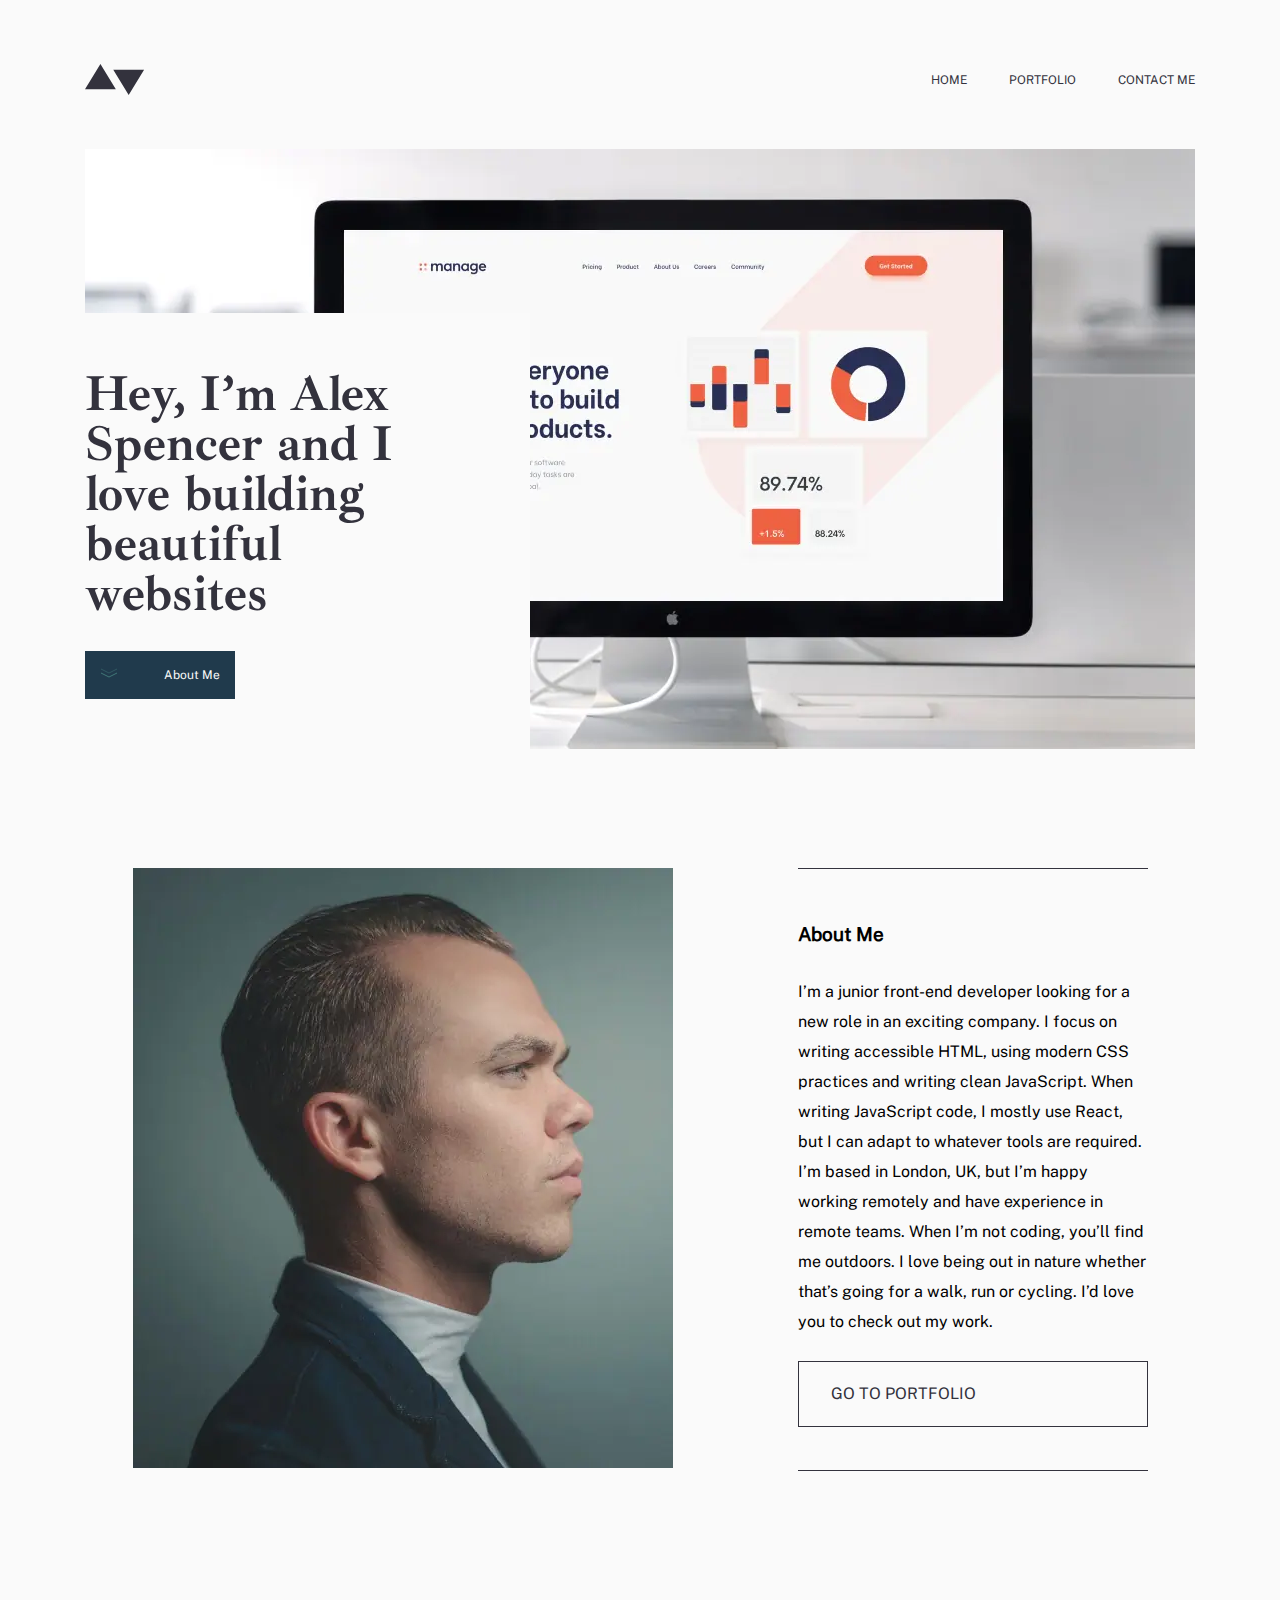
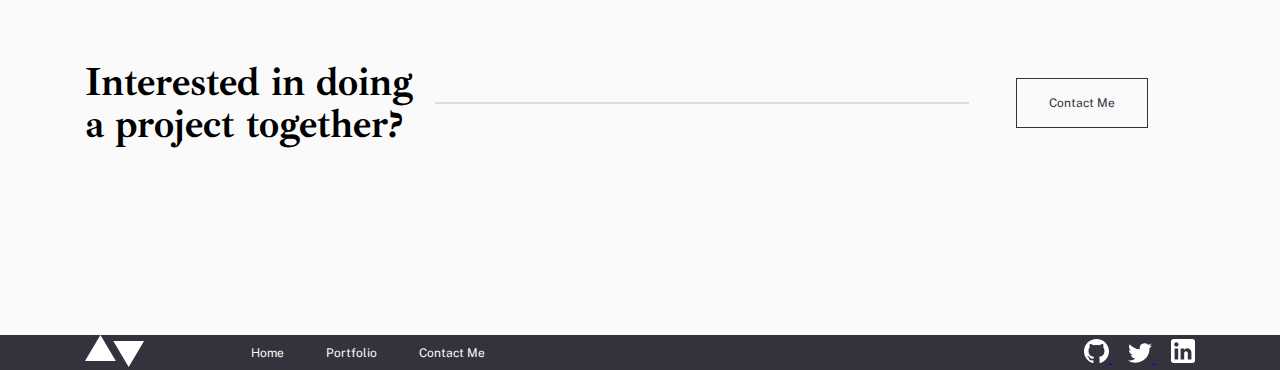
<file: index.html>
<!DOCTYPE html>
<html lang="en">

<head>
  <meta charset="UTF-8">
  <meta http-equiv="X-UA-Compatible" content="IE=edge">
  <meta name="viewport" content="width=device-width, initial-scale=1.0">
  <title>imtixon</title>
  <link rel="stylesheet" href="css/main.css">
</head>

<body>
  <!-- SITE-HEADER -->
  <header class="site-header">
    <div class="site-header__content container">
      <a class="site-header__logo" href="#">
        <img class="site-header__logo-img" src="img/Combined.blac.svg" srcset="img/Combined.blac@2x.svg" alt="logo"
          width="60" height="32">
      </a>
      <nav class="site-nav">
        <ul class="site-nav__list">
          <li class="site-nav__list-item">
            <a class="site-nav__item-link" href="#">
              Home
            </a></li>
          <li class="site-nav__list-item">
            <a class="site-nav__item-link" href="#">
              Portfolio
            </a></li>
          <li class="site-nav__list-item">
            <a class="site-nav__item-link" href="#">
              Contact Me
            </a></li>
        </ul>
      </nav>
      <button class="site-header__nav-toggler nav-toggler js-nav-toggler">
        <span class="nav-toggler__line nav-toggler__line--up">

        </span>
        <span class="nav-toggler__line nav-toggler--center">

        </span>
        <span class="nav-toggler__line nav-toggler__line--down">

        </span>
      </button>
    </div>
  </header>
  <main class="site-main">
    <section class="section-desc container">
      <picture>
        <source srcset="img/mobilni1x.jpg" media="(max-width: 500px)">
        <source srcset="img/tablet1x.jpg" media="(max-width: 800px)">
        <source srcset="img/mobilni1x.webp" media="(max-width: 500px)">
        <source srcset="img/tablet1x.webp" media="(max-width: 800px)">
        <source srcset="img/brings.webp">
        <img class="section-desc__img" src="img/brings.jpg" srcset="img/brings@2x.jpg" alt="brings" width="1110"
          height="500">
      </picture>
      <h1 class="visually-hidden">
        Heading
      </h1>
      <div class="section-desc__item">
        <h2 class="section-desc__text">Hey, I’m Alex Spencer and I love building beautiful websites
        </h2>
        <a class="section-desc__link" href="#About">
          <svg width="18" height="14" viewBox="0 0 18 14" fill="none" xmlns="http://www.w3.org/2000/svg">
            <g id="Group3">
              <path id="Path6  d=" M1 9L9 13L17 9" stroke="#5FB4A2" />
              <path id="Path6Copy" opacity="0.5" d="M1 5L9 9L17 5" stroke="#5FB4A2" />
              <path id="Path6Copy 2" opacity="0.25" d="M1 1L9 5L17 1" stroke="#5FB4A2" />
            </g>
          </svg>
          About Me</a>
      </div>
    </section>
    <section class="about-section container">
      <div class="about-section__wrapper">
        <picture>
          <source srcset="img/male.3.jpg" media="(max-width: 400px)">
          <source srcset="img/male2-2.jpg" media="(max-width: 760px)">
          <source srcset="img/male.3.webp" media="(max-width: 400px)">
          <source srcset="img/male2-2.webp" media="(max-width: 760px)">
          <source srcset="img/male-2-1web.webp">
          <img class="section-desc__img" src="img/male-2-1.jpg" srcset="img/male@2x-1.jpg" alt="male" width="540"
            height="600">
        </picture>
        <div class="about-section__item">
          <h3 class="about-section__heading" id="About">About Me</h3>
          <p class="about-section__text">
            I’m a junior front-end developer looking for a new role in an exciting company. I focus on writing
            accessible HTML, using modern CSS practices and writing clean JavaScript. When writing JavaScript code, I
            mostly use React, but I can adapt to whatever tools are required. I’m based in London, UK, but I’m happy
            working remotely and have experience in remote teams. When I’m not coding, you’ll find me outdoors. I love
            being out in nature whether that’s going for a walk, run or cycling. I’d love you to check out my work.
          </p>
          <a class="about-section__item-link" href="#">
            Go to portfolio
          </a>
        </div>
      </div>
    </section>
    <section class="section-interested container">
      <h3 class="section-interested__heading">Interested in doing a project together?</h3>
      <span class="section-interested__item"></span>
      <a class="section-interested__link" href="#">
        Contact Me
      </a>
    </section>
  </main>
  <footer class="site-footer">
    <div class=" site-footer__item container">
      <div class="site-footer__wrapper">
        <a class="site-footer__link" href="#">
          <img class="site-footer-img" src="img/Combined.white.svg" srcset="img/Combined.white@2x.svg" alt="logo"
            width="60" height="32">
        </a>
        <div class="site-footer__content">
          <ul class="site-footer__content-list">
            <li class="site-footer__list-item">
              <a class="site-footer__item-link" href="#">
                Home
              </a></li>
            <li class="site-footer__list-item">
              <a class="site-footer__item-link" href="#">
                Portfolio
              </a></li>
            <li class="site-footer__list-item">
              <a class="site-footer__item-link" href="#">
                Contact Me
              </a></li>
          </ul>
        </div>
      </div>
      <div class="site-footer__content">
        <a class="site-footer__links" href="#">
          <svg width="25" height="24" viewBox="0 0 25 24" fill="none" xmlns="http://www.w3.org/2000/svg">
            <path
              d="M12.5 0C5.59375 0 0 5.50948 0 12.3045C0 17.742 3.58125 22.3531 8.54688 23.9788C9.17188 24.0946 9.40104 23.7137 9.40104 23.3871C9.40104 23.095 9.39063 22.3207 9.38542 21.295C5.90833 22.0369 5.175 19.6442 5.175 19.6442C4.60625 18.2241 3.78437 17.8443 3.78437 17.8443C2.65208 17.0815 3.87188 17.0971 3.87188 17.0971C5.12708 17.1827 5.78646 18.3649 5.78646 18.3649C6.90104 20.2463 8.7125 19.7027 9.42708 19.3886C9.53958 18.5924 9.86146 18.0509 10.2188 17.743C7.44271 17.4352 4.525 16.3771 4.525 11.6628C4.525 10.3198 5.00937 9.22212 5.81146 8.36127C5.67083 8.05031 5.24896 6.7992 5.92083 5.10462C5.92083 5.10462 6.96771 4.77489 9.35833 6.36617C10.3583 6.09278 11.4208 5.95713 12.4833 5.95087C13.5458 5.95713 14.6083 6.09278 15.6083 6.36617C17.9833 4.77489 19.0302 5.10462 19.0302 5.10462C19.7021 6.7992 19.2802 8.05031 19.1552 8.36127C19.9521 9.22212 20.4365 10.3198 20.4365 11.6628C20.4365 16.3897 17.5146 17.43 14.7333 17.7326C15.1708 18.102 15.5771 18.8564 15.5771 20.0094C15.5771 21.656 15.5615 22.9791 15.5615 23.3788C15.5615 23.7012 15.7802 24.0862 16.4208 23.9631C21.4219 22.3478 25 17.7336 25 12.3045C25 5.50948 19.4031 0 12.5 0V0Z"
              fill="white" />
          </svg>
        </a>
        <a class="site-footer__links" href="#">
          <svg width="24" height="20" viewBox="0 0 24 20" fill="none" xmlns="http://www.w3.org/2000/svg">
            <path
              d="M24 2.55699C23.117 2.94899 22.168 3.21299 21.172 3.33199C22.189 2.72299 22.97 1.75799 23.337 0.607986C22.386 1.17199 21.332 1.58199 20.21 1.80299C19.313 0.845986 18.032 0.247986 16.616 0.247986C13.437 0.247986 11.101 3.21399 11.819 6.29299C7.728 6.08799 4.1 4.12799 1.671 1.14899C0.381 3.36199 1.002 6.25699 3.194 7.72299C2.388 7.69699 1.628 7.47599 0.965 7.10699C0.911 9.38799 2.546 11.522 4.914 11.997C4.221 12.185 3.462 12.229 2.69 12.081C3.316 14.037 5.134 15.46 7.29 15.5C5.22 17.123 2.612 17.848 0 17.54C2.179 18.937 4.768 19.752 7.548 19.752C16.69 19.752 21.855 12.031 21.543 5.10599C22.505 4.41099 23.34 3.54399 24 2.55699Z"
              fill="white" />
          </svg>
        </a>
        <a class="site-footer__links" href="#">
          <svg width="24" height="24" viewBox="0 0 24 24" fill="none" xmlns="http://www.w3.org/2000/svg">
            <path fill-rule="evenodd" clip-rule="evenodd"
              d="M2.4 0H21.6C22.92 0 24 1.08 24 2.4V21.6C24 22.92 22.92 24 21.6 24H2.4C1.08 24 0 22.92 0 21.6V2.4C0 1.08 1.08 0 2.4 0ZM3.6 20.4H7.2V9.6H3.6V20.4ZM5.4 7.56C4.2 7.56 3.24 6.6 3.24 5.4C3.24 4.2 4.2 3.24 5.4 3.24C6.6 3.24 7.56 4.2 7.56 5.4C7.56 6.6 6.6 7.56 5.4 7.56ZM16.8 20.4H20.4V13.56C20.4 11.28 18.48 9.36 16.2 9.36C15.12 9.36 13.8 10.08 13.2 11.04V9.6H9.6V20.4H13.2V14.04C13.2 13.08 14.04 12.24 15 12.24C15.96 12.24 16.8 13.08 16.8 14.04V20.4Z"
              fill="white" />
          </svg>
        </a>
      </div>

    </div>
  </footer>

</body>

</html>
</file>
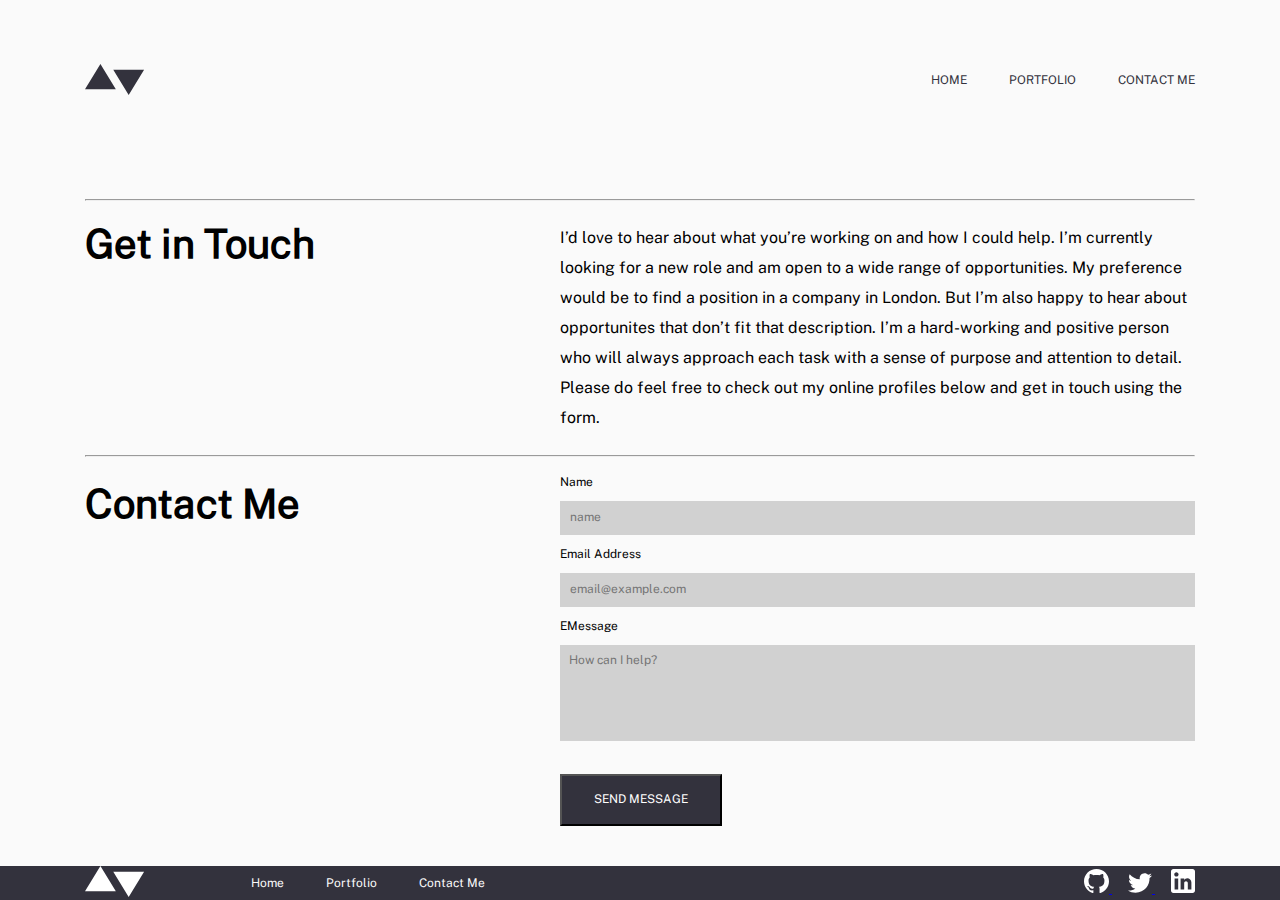
<file: contact.html>
<!DOCTYPE html>
<html lang="en">

<head>
    <meta charset="UTF-8">
    <meta http-equiv="X-UA-Compatible" content="IE=edge">
    <meta name="viewport" content="width=device-width, initial-scale=1.0">
    <title>Contact Me</title>
    <link rel="stylesheet" href="./css/main.css">
</head>

<body>
    <header class="site-header">
        <div class="site-header__content container">
            <a class="site-header__logo" href="#">
                <img class="site-header__logo-img" src="img/Combined.blac.svg" srcset="img/Combined.blac@2x.svg"
                    alt="logo" width="60" height="32">
            </a>
            <nav class="site-nav">
                <ul class="site-nav__list">
                    <li class="site-nav__list-item">
                        <a class="site-nav__item-link" href="#">
                            Home
                        </a></li>
                    <li class="site-nav__list-item">
                        <a class="site-nav__item-link" href="#">
                            Portfolio
                        </a></li>
                    <li class="site-nav__list-item">
                        <a class="site-nav__item-link" href="#">
                            Contact Me
                        </a></li>
                </ul>
            </nav>
            <button class="site-header__nav-toggler nav-toggler js-nav-toggler">
                <span class="nav-toggler__line nav-toggler__line--up">

                </span>
                <span class="nav-toggler__line nav-toggler--center">

                </span>
                <span class="nav-toggler__line nav-toggler__line--down">

                </span>
            </button>
        </div>
    </header>
    <main class="site-main">
        <section class="in-touch">
            <div class="in-touch__wrapper container">
                <hr>
                <div class="in-touch__contents-wrapper">
                    <h2 class="in-touch__title">Get in Touch</h2>
                    <p class="in-touch__text">I’d love to hear about what you’re working on and how I could help. I’m
                        currently looking for a new role and am open to a wide range of opportunities. My preference
                        would be to find a position in a company in London. But I’m also happy to hear about
                        opportunites that don’t fit that description. I’m a hard-working and positive person who will
                        always approach each task with a sense of purpose and attention to detail. Please do feel free
                        to check out my online profiles below and get in touch using the form.</p>
                </div>
            </div>
        </section>
        <section class="form-section">
            <div class="form-section__div container">
                <hr>
                <div class="form-section__content">
                    <h2 class="form-section__desc">Contact Me</h2>
                    <form class="form-section__form" action="https://echo.htmlacademy.ru">
                        <p class="form-section__input-text">Name</p>
                        <input class="form-section__name" type="text" name="user_name" placeholder="name" required>
                        <p class="form-section__input-text">Email Address</p>
                        <div class="form-section__email">
                            <input class="form-section__email-error" type="email" name="user_email"
                                placeholder="email@example.com" required>
                            <p class="form-section__error-text">This field is required</p>
                        </div>
                        <p class="form-section__input-text">EMessage</p>
                        <textarea class="form-section__text" name="message" cols="30" rows="10"
                            placeholder="How can I help?" required></textarea>
                        <button class="form-section__btn">SEND MESSAGE</button>
                    </form>
                </div>
            </div>
        </section>
    </main>
    <footer class="site-footer">
        <div class=" site-footer__item container">
            <div class="site-footer__wrapper">
                <a class="site-footer__link" href="#">
                    <img class="site-footer-img" src="img/Combined.white.svg" srcset="img/Combined.white@2x.svg"
                        alt="logo" width="60" height="32">
                </a>
                <div class="site-footer__content">
                    <ul class="site-footer__content-list">
                        <li class="site-footer__list-item">
                            <a class="site-footer__item-link" href="#">
                                Home
                            </a></li>
                        <li class="site-footer__list-item">
                            <a class="site-footer__item-link" href="#">
                                Portfolio
                            </a></li>
                        <li class="site-footer__list-item">
                            <a class="site-footer__item-link" href="#">
                                Contact Me
                            </a></li>
                    </ul>
                </div>
            </div>
            <div class="site-footer__content">
                <a class="site-footer__links" href="#">
                    <svg width="25" height="24" viewBox="0 0 25 24" fill="none" xmlns="http://www.w3.org/2000/svg">
                        <path
                            d="M12.5 0C5.59375 0 0 5.50948 0 12.3045C0 17.742 3.58125 22.3531 8.54688 23.9788C9.17188 24.0946 9.40104 23.7137 9.40104 23.3871C9.40104 23.095 9.39063 22.3207 9.38542 21.295C5.90833 22.0369 5.175 19.6442 5.175 19.6442C4.60625 18.2241 3.78437 17.8443 3.78437 17.8443C2.65208 17.0815 3.87188 17.0971 3.87188 17.0971C5.12708 17.1827 5.78646 18.3649 5.78646 18.3649C6.90104 20.2463 8.7125 19.7027 9.42708 19.3886C9.53958 18.5924 9.86146 18.0509 10.2188 17.743C7.44271 17.4352 4.525 16.3771 4.525 11.6628C4.525 10.3198 5.00937 9.22212 5.81146 8.36127C5.67083 8.05031 5.24896 6.7992 5.92083 5.10462C5.92083 5.10462 6.96771 4.77489 9.35833 6.36617C10.3583 6.09278 11.4208 5.95713 12.4833 5.95087C13.5458 5.95713 14.6083 6.09278 15.6083 6.36617C17.9833 4.77489 19.0302 5.10462 19.0302 5.10462C19.7021 6.7992 19.2802 8.05031 19.1552 8.36127C19.9521 9.22212 20.4365 10.3198 20.4365 11.6628C20.4365 16.3897 17.5146 17.43 14.7333 17.7326C15.1708 18.102 15.5771 18.8564 15.5771 20.0094C15.5771 21.656 15.5615 22.9791 15.5615 23.3788C15.5615 23.7012 15.7802 24.0862 16.4208 23.9631C21.4219 22.3478 25 17.7336 25 12.3045C25 5.50948 19.4031 0 12.5 0V0Z"
                            fill="white" />
                    </svg>
                </a>
                <a class="site-footer__links" href="#">
                    <svg width="24" height="20" viewBox="0 0 24 20" fill="none" xmlns="http://www.w3.org/2000/svg">
                        <path
                            d="M24 2.55699C23.117 2.94899 22.168 3.21299 21.172 3.33199C22.189 2.72299 22.97 1.75799 23.337 0.607986C22.386 1.17199 21.332 1.58199 20.21 1.80299C19.313 0.845986 18.032 0.247986 16.616 0.247986C13.437 0.247986 11.101 3.21399 11.819 6.29299C7.728 6.08799 4.1 4.12799 1.671 1.14899C0.381 3.36199 1.002 6.25699 3.194 7.72299C2.388 7.69699 1.628 7.47599 0.965 7.10699C0.911 9.38799 2.546 11.522 4.914 11.997C4.221 12.185 3.462 12.229 2.69 12.081C3.316 14.037 5.134 15.46 7.29 15.5C5.22 17.123 2.612 17.848 0 17.54C2.179 18.937 4.768 19.752 7.548 19.752C16.69 19.752 21.855 12.031 21.543 5.10599C22.505 4.41099 23.34 3.54399 24 2.55699Z"
                            fill="white" />
                    </svg>
                </a>
                <a class="site-footer__links" href="#">
                    <svg width="24" height="24" viewBox="0 0 24 24" fill="none" xmlns="http://www.w3.org/2000/svg">
                        <path fill-rule="evenodd" clip-rule="evenodd"
                            d="M2.4 0H21.6C22.92 0 24 1.08 24 2.4V21.6C24 22.92 22.92 24 21.6 24H2.4C1.08 24 0 22.92 0 21.6V2.4C0 1.08 1.08 0 2.4 0ZM3.6 20.4H7.2V9.6H3.6V20.4ZM5.4 7.56C4.2 7.56 3.24 6.6 3.24 5.4C3.24 4.2 4.2 3.24 5.4 3.24C6.6 3.24 7.56 4.2 7.56 5.4C7.56 6.6 6.6 7.56 5.4 7.56ZM16.8 20.4H20.4V13.56C20.4 11.28 18.48 9.36 16.2 9.36C15.12 9.36 13.8 10.08 13.2 11.04V9.6H9.6V20.4H13.2V14.04C13.2 13.08 14.04 12.24 15 12.24C15.96 12.24 16.8 13.08 16.8 14.04V20.4Z"
                            fill="white" />
                    </svg>
                </a>
            </div>

        </div>
    </footer>
</body>

</html>
</file>
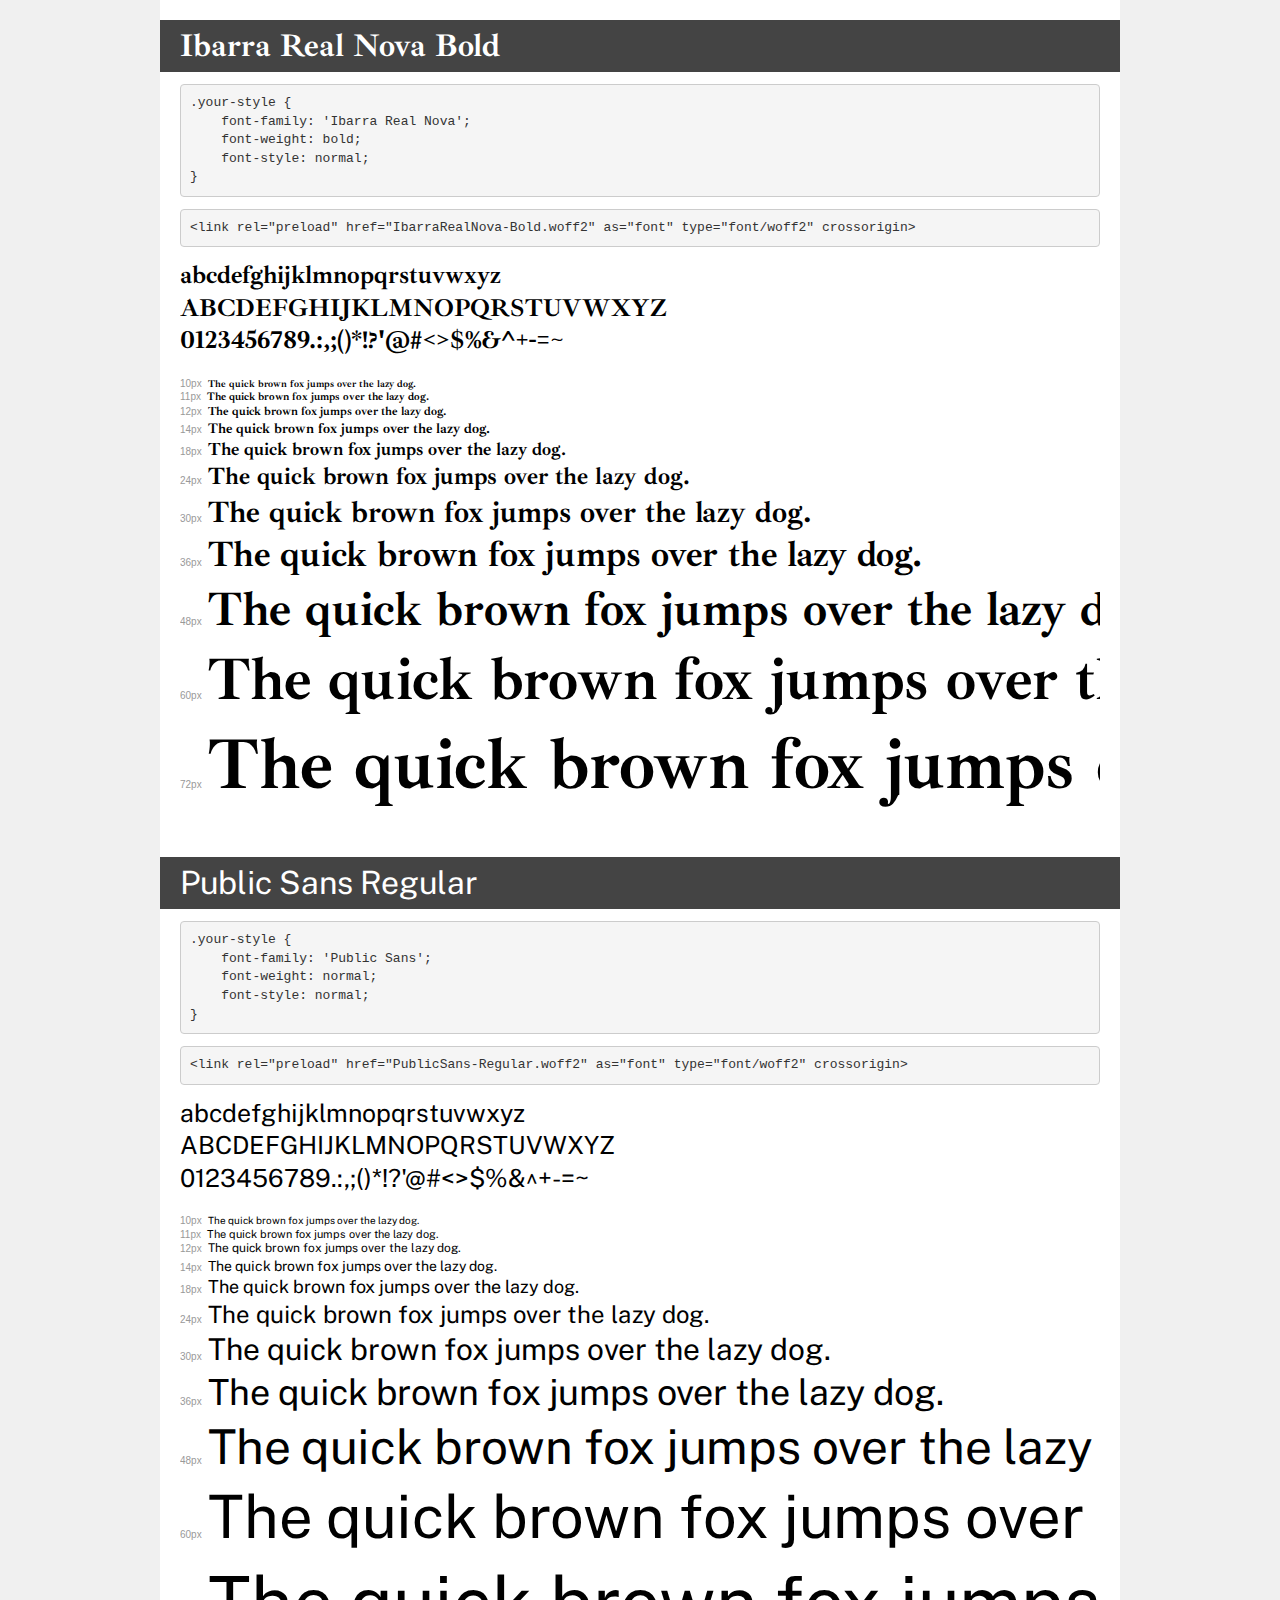
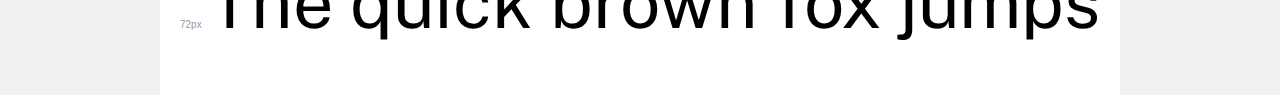
<file: fonts/demo.html>
<!DOCTYPE html>
<html lang="en">
<head>
    <meta charset="utf-8">
    <meta http-equiv="X-UA-Compatible" content="IE=edge">
    <meta name="viewport" content="width=device-width, initial-scale=1">
    <meta name="robots" content="noindex, noarchive">
    <meta name="format-detection" content="telephone=no">
    <title>Transfonter demo</title>
    <link href="stylesheet.css" rel="stylesheet">
    <style>
        /*
        http://meyerweb.com/eric/tools/css/reset/
        v2.0 | 20110126
        License: none (public domain)
        */
        html, body, div, span, applet, object, iframe,
        h1, h2, h3, h4, h5, h6, p, blockquote, pre,
        a, abbr, acronym, address, big, cite, code,
        del, dfn, em, img, ins, kbd, q, s, samp,
        small, strike, strong, sub, sup, tt, var,
        b, u, i, center,
        dl, dt, dd, ol, ul, li,
        fieldset, form, label, legend,
        table, caption, tbody, tfoot, thead, tr, th, td,
        article, aside, canvas, details, embed,
        figure, figcaption, footer, header, hgroup,
        menu, nav, output, ruby, section, summary,
        time, mark, audio, video {
            margin: 0;
            padding: 0;
            border: 0;
            font-size: 100%;
            font: inherit;
            vertical-align: baseline;
        }
        /* HTML5 display-role reset for older browsers */
        article, aside, details, figcaption, figure,
        footer, header, hgroup, menu, nav, section {
            display: block;
        }
        body {
            line-height: 1;
        }
        ol, ul {
            list-style: none;
        }
        blockquote, q {
            quotes: none;
        }
        blockquote:before, blockquote:after,
        q:before, q:after {
            content: '';
            content: none;
        }
        table {
            border-collapse: collapse;
            border-spacing: 0;
        }
        /* demo styles */
        body {
            background: #f0f0f0;
            color: #000;
        }
        .page {
            background: #fff;
            width: 920px;
            margin: 0 auto;
            padding: 20px 20px 0 20px;
            overflow: hidden;
        }
        .font-container {
            overflow-x: auto;
            overflow-y: hidden;
            margin-bottom: 40px;
            line-height: 1.3;
            white-space: nowrap;
            padding-bottom: 5px;
        }
        h1 {
            position: relative;
            background: #444;
            font-size: 32px;
            color: #fff;
            padding: 10px 20px;
            margin: 0 -20px 12px -20px;
        }
        .letters {
            font-size: 25px;
            margin-bottom: 20px;
        }
        .s10:before {
            content: '10px';
        }
        .s11:before {
            content: '11px';
        }
        .s12:before {
            content: '12px';
        }
        .s14:before {
            content: '14px';
        }
        .s18:before {
            content: '18px';
        }
        .s24:before {
            content: '24px';
        }
        .s30:before {
            content: '30px';
        }
        .s36:before {
            content: '36px';
        }
        .s48:before {
            content: '48px';
        }
        .s60:before {
            content: '60px';
        }
        .s72:before {
            content: '72px';
        }
        .s10:before, .s11:before, .s12:before, .s14:before,
        .s18:before, .s24:before, .s30:before, .s36:before,
        .s48:before, .s60:before, .s72:before {
            font-family: Arial, sans-serif;
            font-size: 10px;
            font-weight: normal;
            font-style: normal;
            color: #999;
            padding-right: 6px;
        }
        pre {
            display: block;
            padding: 9px;
            margin: 0 0 12px;
            font-family: Monaco, Menlo, Consolas, "Courier New", monospace;
            font-size: 13px;
            line-height: 1.428571429;
            color: #333;
            font-weight: normal;
            font-style: normal;
            background-color: #f5f5f5;
            border: 1px solid #ccc;
            overflow-x: auto;
            border-radius: 4px;
        }
        /* responsive */
        @media (max-width: 959px) {
            .page {
                width: auto;
                margin: 0;
            }
        }
    </style>
</head>
<body>
<div class="page">
    <div class="demo">
        <h1 style="font-family: 'Ibarra Real Nova'; font-weight: bold; font-style: normal;">Ibarra Real Nova Bold</h1>
        <pre title="Usage">.your-style {
    font-family: 'Ibarra Real Nova';
    font-weight: bold;
    font-style: normal;
}</pre>
        <pre title="Preload (optional)">
&lt;link rel=&quot;preload&quot; href=&quot;IbarraRealNova-Bold.woff2&quot; as=&quot;font&quot; type=&quot;font/woff2&quot; crossorigin&gt;</pre>
        <div class="font-container" style="font-family: 'Ibarra Real Nova'; font-weight: bold; font-style: normal;">
            <p class="letters">
                abcdefghijklmnopqrstuvwxyz<br>
ABCDEFGHIJKLMNOPQRSTUVWXYZ<br>
                0123456789.:,;()*!?'@#&lt;&gt;$%&^+-=~
            </p>
            <p class="s10" style="font-size: 10px;">The quick brown fox jumps over the lazy dog.</p>
            <p class="s11" style="font-size: 11px;">The quick brown fox jumps over the lazy dog.</p>
            <p class="s12" style="font-size: 12px;">The quick brown fox jumps over the lazy dog.</p>
            <p class="s14" style="font-size: 14px;">The quick brown fox jumps over the lazy dog.</p>
            <p class="s18" style="font-size: 18px;">The quick brown fox jumps over the lazy dog.</p>
            <p class="s24" style="font-size: 24px;">The quick brown fox jumps over the lazy dog.</p>
            <p class="s30" style="font-size: 30px;">The quick brown fox jumps over the lazy dog.</p>
            <p class="s36" style="font-size: 36px;">The quick brown fox jumps over the lazy dog.</p>
            <p class="s48" style="font-size: 48px;">The quick brown fox jumps over the lazy dog.</p>
            <p class="s60" style="font-size: 60px;">The quick brown fox jumps over the lazy dog.</p>
            <p class="s72" style="font-size: 72px;">The quick brown fox jumps over the lazy dog.</p>
        </div>
    </div>

    <div class="demo">
        <h1 style="font-family: 'Public Sans'; font-weight: normal; font-style: normal;">Public Sans Regular</h1>
        <pre title="Usage">.your-style {
    font-family: 'Public Sans';
    font-weight: normal;
    font-style: normal;
}</pre>
        <pre title="Preload (optional)">
&lt;link rel=&quot;preload&quot; href=&quot;PublicSans-Regular.woff2&quot; as=&quot;font&quot; type=&quot;font/woff2&quot; crossorigin&gt;</pre>
        <div class="font-container" style="font-family: 'Public Sans'; font-weight: normal; font-style: normal;">
            <p class="letters">
                abcdefghijklmnopqrstuvwxyz<br>
ABCDEFGHIJKLMNOPQRSTUVWXYZ<br>
                0123456789.:,;()*!?'@#&lt;&gt;$%&^+-=~
            </p>
            <p class="s10" style="font-size: 10px;">The quick brown fox jumps over the lazy dog.</p>
            <p class="s11" style="font-size: 11px;">The quick brown fox jumps over the lazy dog.</p>
            <p class="s12" style="font-size: 12px;">The quick brown fox jumps over the lazy dog.</p>
            <p class="s14" style="font-size: 14px;">The quick brown fox jumps over the lazy dog.</p>
            <p class="s18" style="font-size: 18px;">The quick brown fox jumps over the lazy dog.</p>
            <p class="s24" style="font-size: 24px;">The quick brown fox jumps over the lazy dog.</p>
            <p class="s30" style="font-size: 30px;">The quick brown fox jumps over the lazy dog.</p>
            <p class="s36" style="font-size: 36px;">The quick brown fox jumps over the lazy dog.</p>
            <p class="s48" style="font-size: 48px;">The quick brown fox jumps over the lazy dog.</p>
            <p class="s60" style="font-size: 60px;">The quick brown fox jumps over the lazy dog.</p>
            <p class="s72" style="font-size: 72px;">The quick brown fox jumps over the lazy dog.</p>
        </div>
    </div>

</div>
</body>
</html>
</file>
<file: fonts/stylesheet.css>
@font-face {
    font-family: 'Ibarra Real Nova';
    src: url('IbarraRealNova-Bold.woff2') format('woff2'),
        url('IbarraRealNova-Bold.woff') format('woff');
    font-weight: bold;
    font-style: normal;
    font-display: swap;
}

@font-face {
    font-family: 'Public Sans';
    src: url('PublicSans-Regular.woff2') format('woff2'),
        url('PublicSans-Regular.woff') format('woff');
    font-weight: normal;
    font-style: normal;
    font-display: swap;
}
</file>
<file: css/main.css>
/*! normalize.css v8.0.1 | MIT License | github.com/necolas/normalize.css */html{line-height:1.15;-webkit-text-size-adjust:100%}body{margin:0}main{display:block}h1{font-size:2em;margin:0.67em 0}hr{-webkit-box-sizing:content-box;box-sizing:content-box;height:0;overflow:visible}pre{font-family:monospace, monospace;font-size:1em}a{background-color:transparent}abbr[title]{border-bottom:none;text-decoration:underline;-webkit-text-decoration:underline dotted;text-decoration:underline dotted}b,strong{font-weight:bolder}code,kbd,samp{font-family:monospace, monospace;font-size:1em}small{font-size:80%}sub,sup{font-size:75%;line-height:0;position:relative;vertical-align:baseline}sub{bottom:-0.25em}sup{top:-0.5em}img{border-style:none}button,input,optgroup,select,textarea{font-family:inherit;font-size:100%;line-height:1.15;margin:0}button,input{overflow:visible}button,select{text-transform:none}button,[type="button"],[type="reset"],[type="submit"]{-webkit-appearance:button}button::-moz-focus-inner,[type="button"]::-moz-focus-inner,[type="reset"]::-moz-focus-inner,[type="submit"]::-moz-focus-inner{border-style:none;padding:0}button:-moz-focusring,[type="button"]:-moz-focusring,[type="reset"]:-moz-focusring,[type="submit"]:-moz-focusring{outline:1px dotted ButtonText}fieldset{padding:0.35em 0.75em 0.625em}legend{-webkit-box-sizing:border-box;box-sizing:border-box;color:inherit;display:table;max-width:100%;padding:0;white-space:normal}progress{vertical-align:baseline}textarea{overflow:auto}[type="checkbox"],[type="radio"]{-webkit-box-sizing:border-box;box-sizing:border-box;padding:0}[type="number"]::-webkit-inner-spin-button,[type="number"]::-webkit-outer-spin-button{height:auto}[type="search"]{-webkit-appearance:textfield;outline-offset:-2px}[type="search"]::-webkit-search-decoration{-webkit-appearance:none}::-webkit-file-upload-button{-webkit-appearance:button;font:inherit}details{display:block}summary{display:list-item}template{display:none}[hidden]{display:none}@font-face{font-family:'Ibarra Real Nova';src:url("../fonts/IbarraRealNova-Bold.woff2") format("woff2"),url("../fonts/IbarraRealNova-Bold.woff") format("woff");font-weight:bold;font-style:normal;font-display:swap}@font-face{font-family:'Public Sans';src:url("../fonts/PublicSans-Regular.woff2") format("woff2"),url("../fonts/PublicSans-Regular.woff") format("woff");font-weight:normal;font-style:normal;font-display:swap}html{-webkit-box-sizing:border-box;box-sizing:border-box;height:100%;scroll-behavior:smooth}*,*::before,*::after{-webkit-box-sizing:inherit;box-sizing:inherit}body{display:-webkit-box;display:-ms-flexbox;display:flex;-webkit-box-orient:vertical;-webkit-box-direction:normal;-ms-flex-direction:column;flex-direction:column;height:100%;padding:0;margin:0;overflow-x:hidden;font-family:"Public Sans", sans-serif;background-color:#FAFAFA;font-weight:400;font-size:12px;line-height:14px}main{-webkit-box-flex:1;-ms-flex-positive:1;flex-grow:1}img{max-width:100%;height:auto}.container{width:100%;max-width:1150px;margin:0 auto;padding-left:20px;padding-right:20px}.visually-hidden{position:absolute;width:1px;height:1px;margin:-1px;border:0;padding:0;clip:rect(0 0 0 0);overflow:hidden}.site-header__content{position:relative;display:-webkit-box;display:-ms-flexbox;display:flex;-webkit-box-align:center;-ms-flex-align:center;align-items:center;-webkit-box-pack:justify;-ms-flex-pack:justify;justify-content:space-between;padding-top:64px;padding-bottom:54px}.site-header__logo-img{display:block}@media only screen and (max-width: 460px){.site-header{position:relative;z-index:3}.site-header--active .site-nav{display:block}.site-header--active .nav-toggler__line:not(:last-child){margin-bottom:3px}.site-header--active .nav-toggler__line:hover .nav-toggler__line--up{-webkit-transform:rotate(45deg) translate(2px, 2px);transform:rotate(45deg) translate(2px, 2px)}.site-header--active .nav-toggler__line:hover .nav-toggler--center{display:none}.site-header--active .nav-toggler__line:hover .nav-toggler__line--down{-webkit-transform:rotate(-45deg);transform:rotate(-45deg)}}.site-nav__list{margin:0;padding:0;list-style:none;display:-webkit-box;display:-ms-flexbox;display:flex;text-transform:uppercase}.site-nav__list-item:not(:last-child){margin-right:42px}.site-nav__item-link{text-decoration:none;color:#33323D}.site-nav__item-link:hover{color:#5FB4A2}@media only screen and (max-width: 460px){.site-nav{display:none;position:absolute;z-index:1;top:100%;right:20px;background-color:#203A4C;padding:40px 62px}.site-nav__list{-webkit-box-orient:vertical;-webkit-box-direction:normal;-ms-flex-direction:column;flex-direction:column;-webkit-box-align:center;-ms-flex-align:center;align-items:center}.site-nav__list-item:not(:last-child){margin-right:0px;margin-bottom:32px}.site-nav__item-link{color:#FAFAFA}.site-nav{display:none}}.section-desc{position:relative;z-index:1;margin-bottom:116px}.section-desc__item{width:100%;max-width:445px;position:absolute;z-index:1;background-color:#FAFAFA;margin:0;left:20px;bottom:0;padding-top:56px;padding-right:55px;padding-bottom:53px}.section-desc__text{font-family:"Ibarra Real Nova",sans-serif;font-weight:700;font-size:50px;line-height:50px;margin:0;margin-bottom:32px;color:#33323D}.section-desc__link{display:-webkit-box;display:-ms-flexbox;display:flex;-webkit-box-pack:justify;-ms-flex-pack:justify;justify-content:space-between;text-align:center;width:150px;padding:17px 15px;text-decoration:none;background-color:#203A4C;color:#FAFAFA}@media only screen and (max-width: 768px){.section-desc__item{width:100%;display:block}.section-desc__text{font-family:"Ibarra Real Nova",sans-serif;font-weight:700;font-size:30px;line-height:40px;margin:0;color:#33323D}}@media only screen and (max-width: 600px){.section-desc__item{width:100%}.section-desc__text{font-family:"Ibarra Real Nova",sans-serif;font-weight:700;font-size:30px;line-height:35px;margin:0;color:#33323D}}@media only screen and (max-width: 540px){.section-desc__item{position:static}.section-desc__text{font-family:"Ibarra Real Nova",sans-serif;font-weight:700;font-size:40px;line-height:42px;margin:0;color:#33323D}}.about-section{margin-bottom:150px}.about-section__wrapper{display:-webkit-box;display:-ms-flexbox;display:flex;-webkit-box-pack:center;-ms-flex-pack:center;justify-content:center}.about-section__item{display:block;width:350px;border-top:1px solid #33323D;border-bottom:1px solid #33323D;font-size:16px;padding-top:50px;line-height:30px;margin-left:125px}.about-section__text{margin:0;margin-bottom:24px}.about-section__heading{margin:0;margin-bottom:28px}.about-section__img{display:block}.about-section__item-link{display:block;text-decoration:none;text-transform:uppercase;color:#33323D;padding:17px 32px;border:1px solid #33323D;margin:0}@media only screen and (max-width: 550px){.about-section__wrapper{display:block}.about-section__item{margin-right:auto;margin-left:auto}.about-section__item{width:100%;margin-left:auto;margin-right:auto}}.section-interested{display:-webkit-box;display:-ms-flexbox;display:flex;-webkit-box-align:center;-ms-flex-align:center;align-items:center;-webkit-box-pack:justify;-ms-flex-pack:justify;justify-content:space-between;margin-bottom:150px}.section-interested__heading{max-width:350px;font-family:"Ibarra Real Nova",sans-serif;font-weight:700;font-size:40px;line-height:42px}.section-interested__item{background-color:#33323D;opacity:0.15;height:2px;width:534px}.section-interested__link{display:block;text-decoration:none;margin-left:auto;margin-right:auto;color:#33323D;padding:17px 32px;border:1px solid #33323D}@media only screen and (max-width: 550px){.section-interested{display:block}.section-interested__heading{margin-right:auto;margin-left:auto}}.nav-toggler{display:none;width:16px;height:18px;-ms-flex-negative:0;flex-shrink:0;padding:0;background-color:transparent;border:none;cursor:pointer}.nav-toggler:hover .nav-toggler__line--up{-webkit-transform:rotate(45deg) translate(2px, 2px);transform:rotate(45deg) translate(2px, 2px)}.nav-toggler:hover .nav-toggler--center{display:none}.nav-toggler:hover .nav-toggler__line--down{-webkit-transform:rotate(-45deg);transform:rotate(-45deg)}.nav-toggler__line{width:16px;height:3px;display:block;background-color:#33323D;border-radius:1.5px}@media only screen and (max-width: 460px){.nav-toggler{display:block}}.site-footer{background-color:#33323D}.site-footer__item{display:-webkit-box;display:-ms-flexbox;display:flex;-webkit-box-align:center;-ms-flex-align:center;align-items:center;-webkit-box-pack:justify;-ms-flex-pack:justify;justify-content:space-between}.site-footer__wrapper{width:400px;display:-webkit-box;display:-ms-flexbox;display:flex;-webkit-box-align:center;-ms-flex-align:center;align-items:center;-webkit-box-pack:justify;-ms-flex-pack:justify;justify-content:space-between}.site-footer--link{color:#FAFAFA}.site-footer__links:not(:last-child){margin-right:16px}.site-footer__content{margin:0;padding:0}.site-footer__content-list{margin:0;padding:0;list-style:none;display:-webkit-box;display:-ms-flexbox;display:flex}.site-footer__list-item:not(:last-child){margin-right:42px}.site-footer__item-link{text-decoration:none;color:#FAFAFA}@media only screen and (max-width: 550px){.site-footer{display:block;margin-right:auto;margin-left:auto}.site-footer__wrapper{display:block;margin-right:auto;margin-left:auto}.site-footer__content-list{-webkit-box-orient:vertical;-webkit-box-direction:normal;-ms-flex-direction:column;flex-direction:column;-webkit-box-align:center;-ms-flex-align:center;align-items:center;text-align:center}.site-footer__list-item:not(:last-child){margin-right:0}.site-footer__link{display:block}.site-footer__content{display:-webkit-box;display:-ms-flexbox;display:flex}.site-footer__links{display:-webkit-box;display:-ms-flexbox;display:flex}}.in-touch__wrapper{margin-top:50px}.in-touch__contents-wrapper{display:-webkit-box;display:-ms-flexbox;display:flex;-webkit-box-pack:justify;-ms-flex-pack:justify;justify-content:space-between}.in-touch__title{font-size:40px;margin:0;margin-top:30px}.in-touch__text{width:635px;font-size:16px;line-height:30px}.form-section__content{display:-webkit-box;display:-ms-flexbox;display:flex;-webkit-box-pack:justify;-ms-flex-pack:justify;justify-content:space-between}.form-section__desc{font-size:40px}.form-section__form{width:635px}.form-section__email{position:relative}.form-section__error-text{display:none;position:absolute;color:red;top:25px;left:10px}.form-section__email-error{width:100%;padding:10px;background-color:#d1d1d1;border:none}.form-section__name{width:100%;padding:10px;border:none;background-color:#d1d1d1}.form-section__text{width:100%;height:96px;padding:9px;border:none;resize:none;background-color:#d1d1d1}.form-section__btn{padding:17px 32px;margin:0;margin-top:30px;background-color:#33323D;color:#fff}.form-section__email-error:not(:focus):not(:placeholder-shown):invalid+.form-section__error-text{display:block}
/*# sourceMappingURL=main.css.map */
</file>
